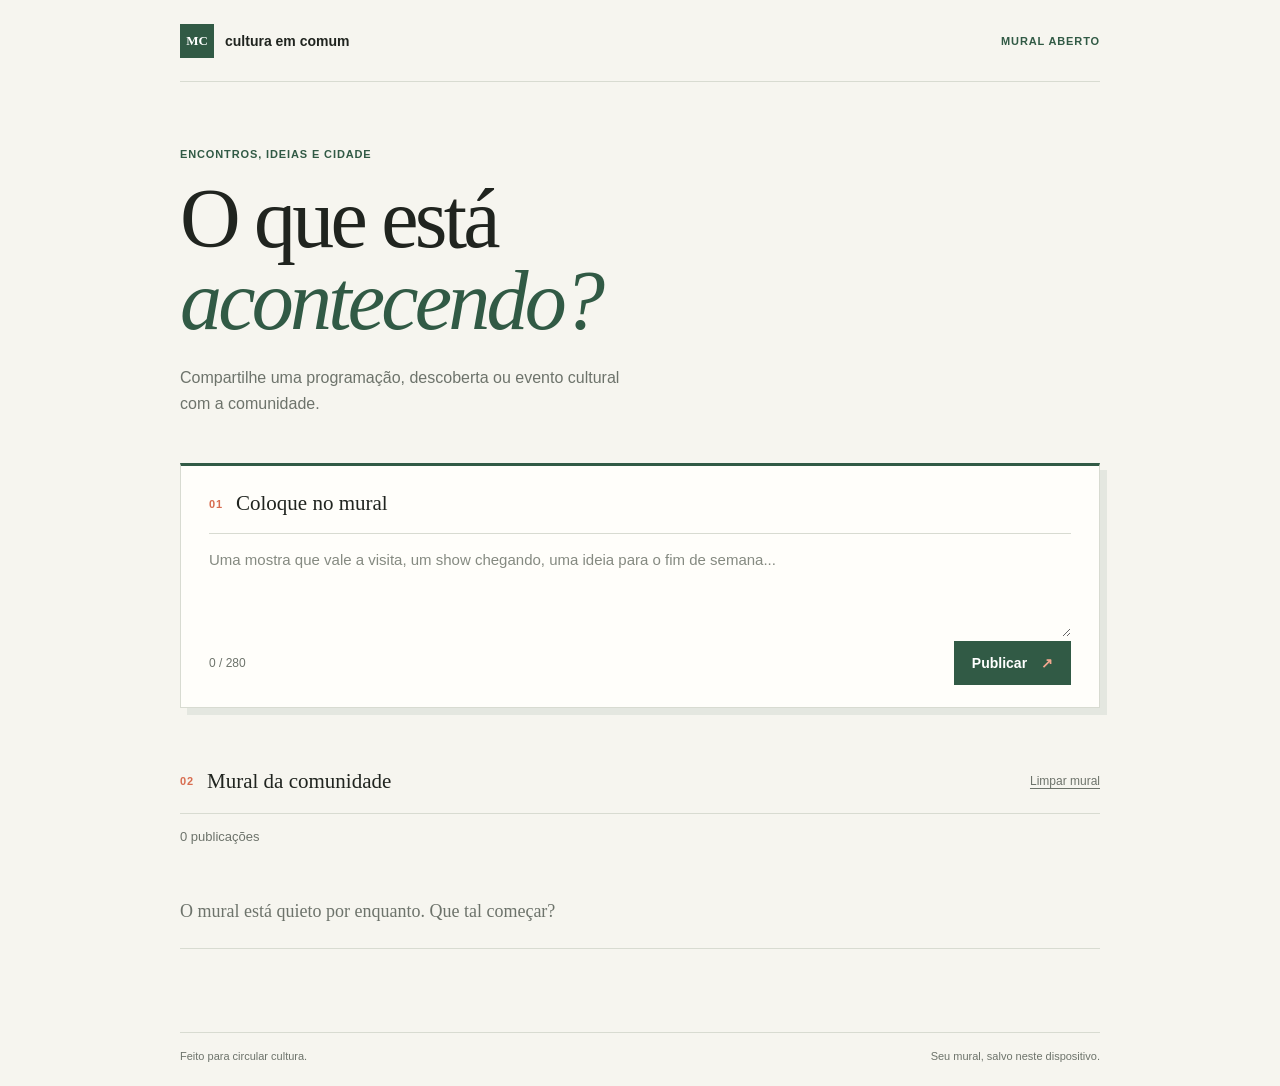
<file: index.html>
<!DOCTYPE html>
<html lang="pt-BR">
<head>
  <meta charset="UTF-8">
  <meta name="viewport" content="width=device-width, initial-scale=1.0">
  <meta name="theme-color" content="#f6f5ef">
  <title>Mural Cultural</title>
  <link rel="stylesheet" href="exte.css">
</head>
<body>
  <main class="page-shell">
    <header class="topbar">
      <a class="brand" href="#inicio" aria-label="Mural Cultural, início">
        <span class="brand-mark" aria-hidden="true">MC</span>
        <span>cultura em comum</span>
      </a>
      <span class="edition">MURAL ABERTO</span>
    </header>

    <section class="intro" id="inicio" aria-labelledby="page-title">
      <p class="eyebrow">Encontros, ideias e cidade</p>
      <h1 id="page-title">O que está<br><span>acontecendo?</span></h1>
      <p class="intro-copy">Compartilhe uma programação, descoberta ou evento cultural com a comunidade.</p>
    </section>

    <section class="composer" aria-labelledby="composer-title">
      <div class="section-heading">
        <span class="section-index">01</span>
        <h2 id="composer-title">Coloque no mural</h2>
      </div>
      <form id="form-mensagem">
        <label class="sr-only" for="mensagem">Seu evento ou descoberta cultural</label>
        <textarea id="mensagem" name="mensagem" maxlength="280" placeholder="Uma mostra que vale a visita, um show chegando, uma ideia para o fim de semana..." required></textarea>
        <div class="composer-footer">
          <span id="contador" class="character-count">0 / 280</span>
          <button class="publish-button" type="submit">
            Publicar <span aria-hidden="true">↗</span>
          </button>
        </div>
      </form>
    </section>

    <section class="board" aria-labelledby="board-title">
      <div class="section-heading board-heading">
        <div class="heading-title">
          <span class="section-index">02</span>
          <h2 id="board-title">Mural da comunidade</h2>
        </div>
        <button class="clear-button" id="limpar-mural" type="button">Limpar mural</button>
      </div>
      <p class="board-status" id="status-mural" aria-live="polite"></p>
      <div id="mural" class="posts" aria-live="polite"></div>
    </section>

    <footer class="page-footer">
      <span>Feito para circular cultura.</span>
      <span>Seu mural, salvo neste dispositivo.</span>
    </footer>
  </main>
  <script src="exte.js"></script>
</body>
</html>
</file>
<file: exte.css>
:root {
  color-scheme: light;
  --paper: #f6f5ef;
  --ink: #20241f;
  --muted: #6d736b;
  --line: #d8dbd1;
  --green: #315a45;
  --green-dark: #244332;
  --coral: #d86d50;
  --serif: Georgia, "Times New Roman", serif;
  --sans: "Aptos", "Segoe UI", sans-serif;
}

* {
  box-sizing: border-box;
}

body {
  min-width: 320px;
  margin: 0;
  background-color: var(--paper);
  background-image: radial-gradient(#b5b8a9 0.55px, transparent 0.55px);
  background-size: 14px 14px;
  color: var(--ink);
  font-family: var(--sans);
  -webkit-font-smoothing: antialiased;
}

button,
textarea {
  font: inherit;
}

button:focus-visible,
textarea:focus-visible,
a:focus-visible {
  outline: 3px solid var(--coral);
  outline-offset: 3px;
}

.page-shell {
  width: min(100% - 48px, 920px);
  margin: 0 auto;
}

.topbar {
  min-height: 82px;
  display: flex;
  align-items: center;
  justify-content: space-between;
  border-bottom: 1px solid var(--line);
}

.brand {
  display: inline-flex;
  align-items: center;
  gap: 11px;
  color: var(--ink);
  font-size: 14px;
  font-weight: 700;
  text-decoration: none;
}

.brand-mark {
  width: 34px;
  height: 34px;
  display: grid;
  place-items: center;
  background: var(--green);
  color: white;
  font-family: var(--serif);
  font-size: 13px;
}

.edition,
.eyebrow,
.section-index {
  color: var(--green);
  font-size: 11px;
  font-weight: 750;
  letter-spacing: 0.08em;
}

.intro {
  max-width: 680px;
  padding: 66px 0 46px;
}

.eyebrow {
  margin: 0 0 18px;
  text-transform: uppercase;
}

h1 {
  margin: 0;
  font-family: var(--serif);
  font-size: clamp(52px, 8vw, 84px);
  font-weight: 400;
  letter-spacing: -0.045em;
  line-height: 0.98;
}

h1 span {
  color: var(--green);
  font-style: italic;
}

.intro-copy {
  max-width: 470px;
  margin: 22px 0 0;
  color: var(--muted);
  font-size: 16px;
  line-height: 1.65;
}

.composer {
  padding: 25px 28px 22px;
  background: #fffefa;
  border: 1px solid var(--line);
  border-top: 3px solid var(--green);
  box-shadow: 7px 7px 0 rgba(49, 90, 69, 0.09);
}

.section-heading,
.heading-title,
.composer-footer {
  display: flex;
  align-items: center;
}

.section-heading {
  gap: 13px;
}

.section-heading h2 {
  margin: 0;
  font-family: var(--serif);
  font-size: 21px;
  font-weight: 400;
}

.section-index {
  color: var(--coral);
  font-variant-numeric: tabular-nums;
}

textarea {
  width: 100%;
  min-height: 104px;
  margin-top: 17px;
  padding: 14px 0;
  resize: vertical;
  border: 0;
  border-top: 1px solid var(--line);
  background: transparent;
  color: var(--ink);
  font-size: 15px;
  line-height: 1.55;
}

textarea::placeholder {
  color: #858a81;
}

.composer-footer {
  justify-content: space-between;
  gap: 16px;
}

.character-count {
  color: var(--muted);
  font-size: 12px;
  font-variant-numeric: tabular-nums;
}

.publish-button {
  min-height: 44px;
  padding: 0 18px;
  border: 0;
  background: var(--green);
  color: white;
  cursor: pointer;
  font-size: 14px;
  font-weight: 700;
  transition: background-color 160ms ease, transform 160ms ease;
}

.publish-button:hover {
  background: var(--green-dark);
  transform: translateY(-1px);
}

.publish-button span {
  margin-left: 10px;
  color: #f2a78f;
}

.board {
  padding-top: 58px;
}

.board-heading {
  justify-content: space-between;
  padding-bottom: 17px;
  border-bottom: 1px solid var(--line);
}

.heading-title {
  gap: 13px;
}

.clear-button {
  padding: 8px 0 8px 12px;
  border: 0;
  background: transparent;
  color: var(--muted);
  cursor: pointer;
  font-size: 12px;
  text-decoration: underline;
  text-underline-offset: 3px;
}

.clear-button:hover {
  color: var(--coral);
}

.board-status {
  min-height: 20px;
  margin: 15px 0 8px;
  color: var(--muted);
  font-size: 13px;
}

.posts {
  display: grid;
  grid-template-columns: repeat(2, minmax(0, 1fr));
  gap: 14px;
}

.post {
  position: relative;
  min-height: 150px;
  padding: 20px 20px 17px;
  border: 1px solid var(--line);
  background: rgba(255, 254, 250, 0.86);
  animation: arrive 240ms ease both;
}

.post::before {
  position: absolute;
  top: 0;
  left: 20px;
  width: 28px;
  height: 3px;
  background: var(--coral);
  content: "";
}

.post-text {
  margin: 4px 0 22px;
  overflow-wrap: anywhere;
  font-family: var(--serif);
  font-size: 18px;
  line-height: 1.45;
  white-space: pre-wrap;
}

.post-meta {
  display: flex;
  align-items: center;
  justify-content: space-between;
  gap: 12px;
  color: var(--muted);
  font-size: 11px;
}

.delete-button {
  padding: 5px 0 5px 8px;
  border: 0;
  background: transparent;
  color: var(--muted);
  cursor: pointer;
  font-size: 11px;
}

.delete-button:hover {
  color: #a33f2b;
}

.empty-state {
  grid-column: 1 / -1;
  padding: 26px 0;
  border-bottom: 1px solid var(--line);
  color: var(--muted);
  font-family: var(--serif);
  font-size: 18px;
}

.page-footer {
  display: flex;
  justify-content: space-between;
  gap: 16px;
  margin-top: 65px;
  padding: 17px 0 24px;
  border-top: 1px solid var(--line);
  color: var(--muted);
  font-size: 11px;
}

.sr-only {
  position: absolute;
  width: 1px;
  height: 1px;
  padding: 0;
  overflow: hidden;
  clip: rect(0, 0, 0, 0);
  white-space: nowrap;
  border: 0;
}

@keyframes arrive {
  from { opacity: 0; transform: translateY(5px); }
  to { opacity: 1; transform: translateY(0); }
}

@media (max-width: 620px) {
  .page-shell {
    width: min(100% - 32px, 460px);
  }

  .topbar {
    min-height: 68px;
  }

  .edition {
    font-size: 9px;
  }

  .intro {
    padding: 52px 0 35px;
  }

  h1 {
    font-size: 56px;
  }

  .intro-copy {
    font-size: 15px;
  }

  .composer {
    padding: 21px 18px 18px;
  }

  .board {
    padding-top: 48px;
  }

  .section-heading h2 {
    font-size: 18px;
  }

  .posts {
    grid-template-columns: 1fr;
  }

  .page-footer {
    flex-direction: column;
    gap: 7px;
    margin-top: 48px;
  }
}

@media (prefers-reduced-motion: reduce) {
  *,
  *::before,
  *::after {
    animation-duration: 0.01ms !important;
    scroll-behavior: auto !important;
    transition-duration: 0.01ms !important;
  }
}
</file>
